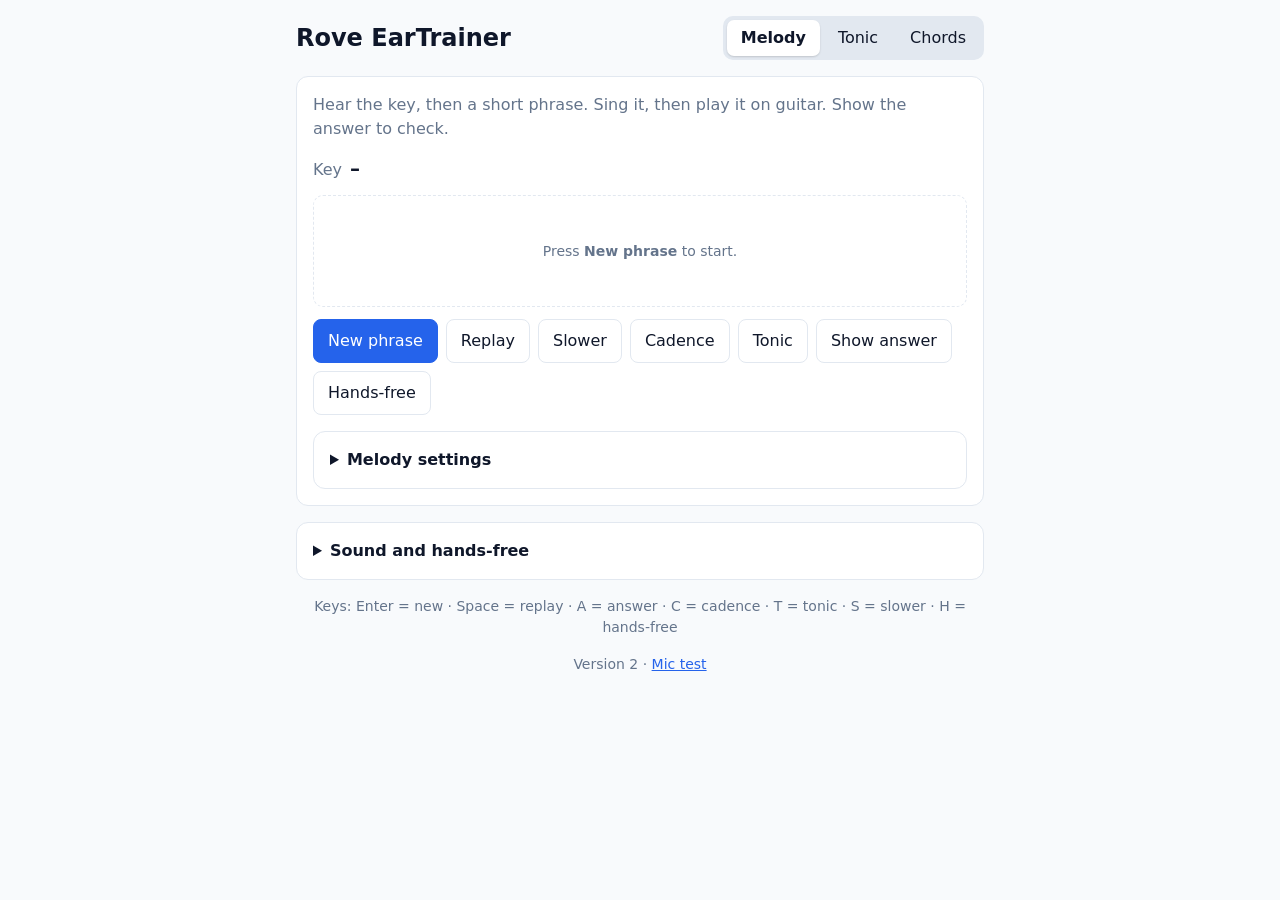
<file: index.html>
<!doctype html>
<html lang="en">
  <head>
    <meta charset="utf-8" />
    <meta name="viewport" content="width=device-width, initial-scale=1" />
    <title>Rove EarTrainer</title>
    <meta name="description" content="Hear a melody, play it back on guitar. Movable-do ear training." />
    <meta name="theme-color" content="#0f172a" />
    <link rel="icon" type="image/svg+xml" href="favicon.svg" />
    <link rel="apple-touch-icon" href="icons/icon-192.png" />
    <link rel="manifest" href="manifest.webmanifest" />
    <link rel="stylesheet" href="styles.css" />
  </head>
  <body>
    <main class="app">
      <header class="top">
        <h1>Rove EarTrainer</h1>
        <nav class="tabs" role="tablist">
          <button type="button" role="tab" data-mode="melody">Melody</button>
          <button type="button" role="tab" data-mode="tonic">Tonic</button>
          <button type="button" role="tab" data-mode="chords">Chords</button>
        </nav>
      </header>

      <!-- ===== Melody ===== -->
      <section class="panel" data-panel="melody">
        <p class="lead">Hear the key, then a short phrase. Sing it, then play it on guitar. Show the answer to check.</p>
        <div class="keyline"><span>Key</span> <strong id="m-key">–</strong> <span id="m-key-note" class="hint"></span></div>

        <div class="answer" id="m-answer" aria-live="polite">
          <p class="hint">Press <strong>New phrase</strong> to start.</p>
        </div>

        <div class="actions">
          <button type="button" class="primary" id="m-next" title="Enter or N">New phrase</button>
          <button type="button" id="m-replay" title="Space">Replay</button>
          <button type="button" id="m-slow" title="S">Slower</button>
          <button type="button" id="m-cadence" title="C">Cadence</button>
          <button type="button" id="m-tonic" title="T">Tonic</button>
          <button type="button" id="m-show" title="A">Show answer</button>
        </div>
        <div class="actions">
          <button type="button" class="handsfree" data-hf="melody" title="H">Hands-free</button>
          <span class="hint hf-status"></span>
        </div>

        <details class="settings">
          <summary>Melody settings</summary>
          <div class="grid">
            <label>Major / minor
              <select id="m-scale">
                <option value="major">major</option>
                <option value="minor">minor (la-based)</option>
                <option value="mixed">mix of both</option>
              </select>
            </label>
            <label>Level <select id="m-level"></select></label>
            <label>Key (tonic) <select id="m-keymode"></select></label>
            <label>New key every
              <select id="m-every">
                <option value="1">phrase</option>
                <option value="4">4 phrases</option>
                <option value="8">8 phrases</option>
                <option value="0">never</option>
              </select>
            </label>
            <label>Cadence
              <select id="m-cadmode">
                <option value="always">before every phrase</option>
                <option value="keychange">only when the key changes</option>
              </select>
            </label>
            <label>Tempo <output id="m-tempo-out"></output>
              <input type="range" id="m-tempo" min="50" max="160" step="5" />
            </label>
            <label class="check"><input type="checkbox" id="m-letters" /> Show letter names in the answer</label>
          </div>
        </details>
      </section>

      <!-- ===== Tonic ===== -->
      <section class="panel" data-panel="tonic" hidden>
        <p class="lead">A short song in a random key. Find the home note (do, or la in minor) as fast as you can: hum it, then play it. Then show it to check.</p>
        <div class="timer" id="t-timer">0.0<span>s</span></div>
        <div class="answer" id="t-answer" aria-live="polite">
          <p class="hint">Press <strong>New song</strong> to start.</p>
        </div>
        <div class="actions">
          <button type="button" class="primary" id="t-next" title="Enter or N">New song</button>
          <button type="button" id="t-replay" title="Space">Replay</button>
          <button type="button" id="t-show" title="A">Show tonic</button>
        </div>
        <div class="actions">
          <button type="button" class="handsfree" data-hf="tonic" title="H">Hands-free</button>
          <span class="hint hf-status"></span>
        </div>
        <details class="settings">
          <summary>Tonic settings</summary>
          <div class="grid">
            <label>Major / minor
              <select id="t-scale">
                <option value="major">major</option>
                <option value="minor">minor (la-based)</option>
                <option value="mixed">mix of both</option>
              </select>
            </label>
            <label class="check"><input type="checkbox" id="t-tune" /> Play a tune over the chords</label>
            <label>Tempo <output id="t-tempo-out"></output>
              <input type="range" id="t-tempo" min="60" max="160" step="5" />
            </label>
          </div>
        </details>
      </section>

      <!-- ===== Chords ===== -->
      <section class="panel" data-panel="chords" hidden>
        <p class="lead">A cadence sets the key, then chords. Name them by function (I, IV, V…), or find the bass note on guitar.</p>
        <div class="keyline"><span>Key</span> <strong id="c-key">–</strong></div>
        <div class="answer" id="c-answer" aria-live="polite">
          <p class="hint">Press <strong>New chords</strong> to start.</p>
        </div>
        <div class="actions">
          <button type="button" class="primary" id="c-next" title="Enter or N">New chords</button>
          <button type="button" id="c-replay" title="Space">Replay</button>
          <button type="button" id="c-cadence" title="C">Cadence</button>
          <button type="button" id="c-show" title="A">Show answer</button>
        </div>
        <div class="actions">
          <button type="button" class="handsfree" data-hf="chords" title="H">Hands-free</button>
          <span class="hint hf-status"></span>
        </div>
        <details class="settings">
          <summary>Chord settings</summary>
          <div class="grid">
            <label>Major / minor
              <select id="c-scale">
                <option value="major">major</option>
                <option value="minor">minor (la-based)</option>
                <option value="mixed">mix of both</option>
              </select>
            </label>
            <label>Level <select id="c-level"></select></label>
            <label>Chords per question
              <select id="c-count">
                <option value="1">1</option>
                <option value="2">2</option>
                <option value="4">4</option>
              </select>
            </label>
          </div>
        </details>
      </section>

      <details class="settings shared">
        <summary>Sound and hands-free</summary>
        <div class="grid">
          <label>Volume <output id="vol-out"></output>
            <input type="range" id="vol" min="0.1" max="1.5" step="0.05" />
          </label>
          <label>Hands-free: time to play it back <output id="hf-pause-out"></output>
            <input type="range" id="hf-pause" min="2" max="20" step="1" />
          </label>
          <label>Hands-free: plays before the answer
            <select id="hf-plays">
              <option value="1">1</option>
              <option value="2">2</option>
              <option value="3">3</option>
            </select>
          </label>
        </div>
        <p class="hint">Hands-free runs on its own so both hands stay on the guitar: it plays, waits, plays again, shows the answer, then moves on. Any button stops it.</p>
      </details>

      <p class="keys hint">Keys: Enter = new · Space = replay · A = answer · C = cadence · T = tonic · S = slower · H = hands-free</p>

      <footer class="foot">
        Version <span id="app-version"></span> · <a href="mic.html">Mic test</a>
      </footer>
    </main>

    <script src="version.js"></script>
    <script src="music.js"></script>
    <script src="synth.js"></script>
    <script src="app.js"></script>
    <script>
      if ("serviceWorker" in navigator) {
        // Reload once when a new service worker takes over, so an updated
        // version shows up without a second manual refresh. Skipped on the
        // very first install, when there was no previous worker.
        const hadController = !!navigator.serviceWorker.controller;
        let reloading = false;
        navigator.serviceWorker.addEventListener("controllerchange", () => {
          if (!hadController || reloading) return;
          reloading = true;
          window.location.reload();
        });

        window.addEventListener("load", () => {
          // updateViaCache "none": always fetch sw.js and version.js from the
          // server when checking for updates, never from the HTTP cache.
          navigator.serviceWorker
            .register("sw.js", { updateViaCache: "none" })
            .then((registration) => {
              // An installed app can sit in the background for days without
              // reloading, so check for an update each time it comes back.
              document.addEventListener("visibilitychange", () => {
                if (document.visibilityState === "visible") {
                  registration.update().catch(() => {});
                }
              });
            })
            .catch(() => {});
        });
      }
    </script>
  </body>
</html>
</file>
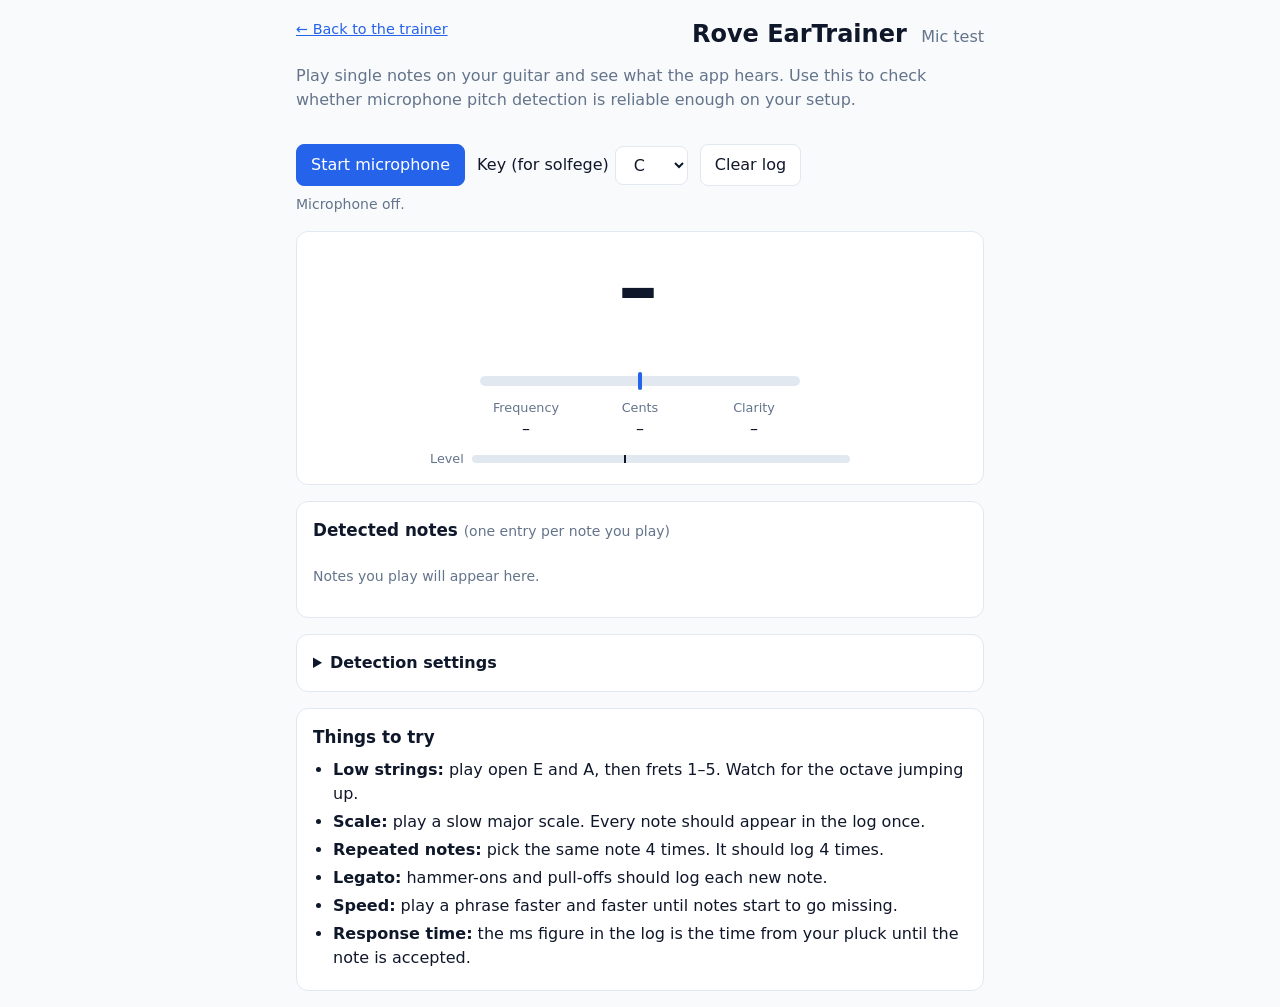
<file: mic.html>
<!doctype html>
<html lang="en">
  <head>
    <meta charset="utf-8" />
    <meta name="viewport" content="width=device-width, initial-scale=1" />
    <title>Rove EarTrainer – Mic Test</title>
    <link rel="icon" type="image/svg+xml" href="favicon.svg" />
    <meta name="theme-color" content="#0f172a" />
    <link rel="stylesheet" href="styles.css" />
  </head>
  <body>
    <main class="app">
      <header class="top">
        <p class="back"><a href="./">← Back to the trainer</a></p>
        <h1>Rove EarTrainer <span class="sub">Mic test</span></h1>
        <p class="lead">
          Play single notes on your guitar and see what the app hears. Use this to check
          whether microphone pitch detection is reliable enough on your setup.
        </p>
      </header>

      <section class="controls">
        <button id="start" class="primary" type="button">Start microphone</button>
        <label>
          Key (for solfege)
          <select id="key"></select>
        </label>
        <button id="clear" type="button">Clear log</button>
      </section>

      <p id="status" class="status">Microphone off.</p>

      <section class="live" aria-live="off">
        <div class="note-big">
          <span id="note-name">–</span><span id="note-octave" class="octave"></span>
        </div>
        <div id="solfege" class="solfege">&nbsp;</div>
        <div class="cents" aria-hidden="true">
          <div class="cents-track"><div class="cents-center"></div><div id="cents-needle" class="cents-needle"></div></div>
        </div>
        <dl class="readout">
          <div><dt>Frequency</dt><dd id="freq">–</dd></div>
          <div><dt>Cents</dt><dd id="cents">–</dd></div>
          <div><dt>Clarity</dt><dd id="clarity">–</dd></div>
        </dl>
        <div class="level">
          <span>Level</span>
          <div class="level-track"><div id="level-bar" class="level-bar"></div><div id="level-min" class="level-min"></div></div>
        </div>
      </section>

      <section class="log-section">
        <h2>Detected notes <span class="hint">(one entry per note you play)</span></h2>
        <ol id="log" class="log"></ol>
        <p id="log-empty" class="hint">Notes you play will appear here.</p>
      </section>

      <details class="settings">
        <summary>Detection settings</summary>
        <label>
          Minimum clarity <output id="clarity-out"></output>
          <input id="clarity-min" type="range" min="0.5" max="0.98" step="0.01" value="0.85" />
        </label>
        <label>
          Minimum level <output id="level-out"></output>
          <input id="level-min-input" type="range" min="0.002" max="0.08" step="0.001" value="0.01" />
        </label>
        <label>
          Note must hold steady for <output id="stable-out"></output>
          <input id="stable-ms" type="range" min="20" max="200" step="5" value="60" />
        </label>
      </details>

      <section class="checklist">
        <h2>Things to try</h2>
        <ul>
          <li><strong>Low strings:</strong> play open E and A, then frets 1–5. Watch for the octave jumping up.</li>
          <li><strong>Scale:</strong> play a slow major scale. Every note should appear in the log once.</li>
          <li><strong>Repeated notes:</strong> pick the same note 4 times. It should log 4 times.</li>
          <li><strong>Legato:</strong> hammer-ons and pull-offs should log each new note.</li>
          <li><strong>Speed:</strong> play a phrase faster and faster until notes start to go missing.</li>
          <li><strong>Response time:</strong> the ms figure in the log is the time from your pluck until the note is accepted.</li>
        </ul>
      </section>
    </main>
    <script src="pitch.js"></script>
    <script src="mic.js"></script>
  </body>
</html>
</file>
<file: styles.css>
:root {
  --bg: #f8fafc;
  --panel: #ffffff;
  --text: #0f172a;
  --muted: #64748b;
  --border: #e2e8f0;
  --accent: #2563eb;
  --accent-text: #ffffff;
  --good: #16a34a;
  --track: #e2e8f0;
  color-scheme: light dark;
}
@media (prefers-color-scheme: dark) {
  :root {
    --bg: #0f172a;
    --panel: #1e293b;
    --text: #f1f5f9;
    --muted: #94a3b8;
    --border: #334155;
    --accent: #3b82f6;
    --good: #22c55e;
    --track: #334155;
  }
}

* { box-sizing: border-box; }
body {
  margin: 0;
  background: var(--bg);
  color: var(--text);
  font: 16px/1.5 system-ui, -apple-system, "Segoe UI", sans-serif;
}
.app { max-width: 720px; margin: 0 auto; padding: 16px; }

h1 { font-size: 1.5rem; margin: 0 0 4px; }
h1 .sub { color: var(--muted); font-weight: 400; font-size: 1rem; margin-left: 6px; }
h2 { font-size: 1.05rem; margin: 0 0 8px; }
.lead, .hint, .status { color: var(--muted); }
.lead { margin: 0 0 16px; }
.hint { font-size: 0.875rem; font-weight: 400; }

.controls { display: flex; flex-wrap: wrap; gap: 12px; align-items: center; }
.controls label { display: flex; gap: 6px; align-items: center; }
button, select {
  font: inherit;
  padding: 8px 14px;
  border-radius: 8px;
  border: 1px solid var(--border);
  background: var(--panel);
  color: var(--text);
  cursor: pointer;
}
button.primary { background: var(--accent); color: var(--accent-text); border-color: var(--accent); }

section, details {
  background: var(--panel);
  border: 1px solid var(--border);
  border-radius: 12px;
  padding: 16px;
  margin-top: 16px;
}
.controls { background: none; border: none; padding: 0; }
.status { margin: 8px 0 0; font-size: 0.875rem; }

.live { text-align: center; }
.note-big { font-size: 5rem; font-weight: 700; line-height: 1; font-variant-numeric: tabular-nums; }
.note-big .octave { font-size: 2rem; color: var(--muted); margin-left: 4px; }
.note-big.unclear { opacity: 0.35; }
.solfege { font-size: 1.5rem; color: var(--accent); min-height: 2rem; }

.cents { margin: 12px auto; max-width: 320px; }
.cents-track { position: relative; height: 10px; background: var(--track); border-radius: 5px; }
.cents-center { position: absolute; left: 50%; top: -3px; width: 2px; height: 16px; background: var(--muted); }
.cents-needle {
  position: absolute; left: 50%; top: -4px; width: 4px; height: 18px; margin-left: -2px;
  background: var(--accent); border-radius: 2px; transition: left 60ms linear;
}

.readout { display: flex; justify-content: center; gap: 24px; margin: 8px 0; flex-wrap: wrap; }
.readout div { min-width: 90px; }
.readout dt { color: var(--muted); font-size: 0.8rem; }
.readout dd { margin: 0; font-variant-numeric: tabular-nums; }

.level { display: flex; align-items: center; gap: 8px; max-width: 420px; margin: 8px auto 0; font-size: 0.8rem; color: var(--muted); }
.level-track { position: relative; flex: 1; height: 8px; background: var(--track); border-radius: 4px; overflow: hidden; }
.level-bar { height: 100%; width: 0; background: var(--good); }
.level-min { position: absolute; top: 0; width: 2px; height: 100%; background: var(--text); }

.log {
  list-style: none; margin: 0; padding: 0;
  display: flex; flex-wrap: wrap; gap: 8px;
}
.log li {
  display: flex; flex-direction: column; align-items: center;
  min-width: 64px; padding: 6px 8px;
  border: 1px solid var(--border); border-radius: 8px;
}
.log li:first-child { border-color: var(--accent); }
.log-note { font-size: 1.25rem; font-weight: 600; }
.log-note sub { font-size: 0.7rem; color: var(--muted); }
.log-sol { color: var(--accent); font-size: 0.9rem; }
.log-ms { color: var(--muted); font-size: 0.75rem; }

.settings summary { cursor: pointer; font-weight: 600; }
.settings label { display: block; margin-top: 12px; }
.settings input[type="range"] { width: 100%; }
.settings output { color: var(--muted); margin-left: 4px; }

.checklist ul { margin: 0; padding-left: 20px; }
.checklist li { margin-bottom: 4px; }

/* ---------- Trainer page ---------- */
[hidden] { display: none !important; }
a { color: var(--accent); }
.back { margin: 0 0 8px; font-size: 0.9rem; }

.top { display: flex; flex-wrap: wrap; align-items: center; justify-content: space-between; gap: 12px; }
.top h1 { margin: 0; }
.tabs { display: flex; gap: 4px; background: var(--track); padding: 4px; border-radius: 10px; }
.tabs button { border: none; background: none; padding: 6px 14px; border-radius: 7px; }
.tabs button.active { background: var(--panel); font-weight: 600; box-shadow: 0 1px 2px rgb(0 0 0 / 0.15); }

.panel .lead { margin: 0 0 12px; }
.keyline { display: flex; gap: 8px; align-items: baseline; flex-wrap: wrap; }
.keyline > span:first-child { color: var(--muted); }
.keyline strong { font-size: 1.25rem; }

.answer {
  min-height: 112px;
  margin: 12px 0;
  padding: 12px;
  border: 1px dashed var(--border);
  border-radius: 10px;
  display: flex; flex-direction: column; align-items: center; justify-content: center; gap: 6px;
  text-align: center;
}
.answer p { margin: 0; }
.chips { display: flex; flex-wrap: wrap; gap: 8px; justify-content: center; }
.chip {
  display: inline-flex; flex-direction: column; align-items: center; justify-content: center;
  min-width: 64px; min-height: 64px; padding: 6px 10px;
  border: 1px solid var(--border); border-radius: 10px;
  background: var(--panel); color: var(--text);
  font: inherit;
  transition: background 80ms, border-color 80ms;
}
.chip.hidden-note { color: var(--muted); font-size: 1.5rem; }
.chip .syl { font-size: 1.6rem; font-weight: 600; line-height: 1.1; }
.chip .syl.chromatic { color: var(--accent); }
.chip .oct { font-size: 0.85rem; color: var(--muted); margin-left: 1px; }
.chip .letter { font-size: 0.85rem; color: var(--muted); }
.chip.playing { border-color: var(--accent); background: color-mix(in srgb, var(--accent) 18%, var(--panel)); }

.actions { display: flex; flex-wrap: wrap; gap: 8px; align-items: center; margin-top: 8px; }
.actions button { min-height: 44px; }
.handsfree.on { background: var(--good); border-color: var(--good); color: #fff; }
.hf-status { font-weight: 600; }

.timer { font-size: 3rem; font-weight: 700; text-align: center; font-variant-numeric: tabular-nums; line-height: 1.1; }
.timer span { font-size: 1.25rem; color: var(--muted); margin-left: 2px; }
.timer.stopped { color: var(--accent); }
.big-answer { font-size: 1.75rem; }

.settings .grid { display: grid; grid-template-columns: repeat(auto-fit, minmax(240px, 1fr)); gap: 4px 16px; }
.settings .grid label { margin-top: 12px; }
.settings select { display: block; width: 100%; margin-top: 4px; }
.settings label.check { display: flex; gap: 8px; align-items: center; }
.settings.shared .hint { margin: 12px 0 0; }

.keys { margin: 16px 0 0; text-align: center; }
.foot { margin: 16px 0 8px; text-align: center; color: var(--muted); font-size: 0.875rem; }
@media (hover: none) { .keys { display: none; } }
</file>
